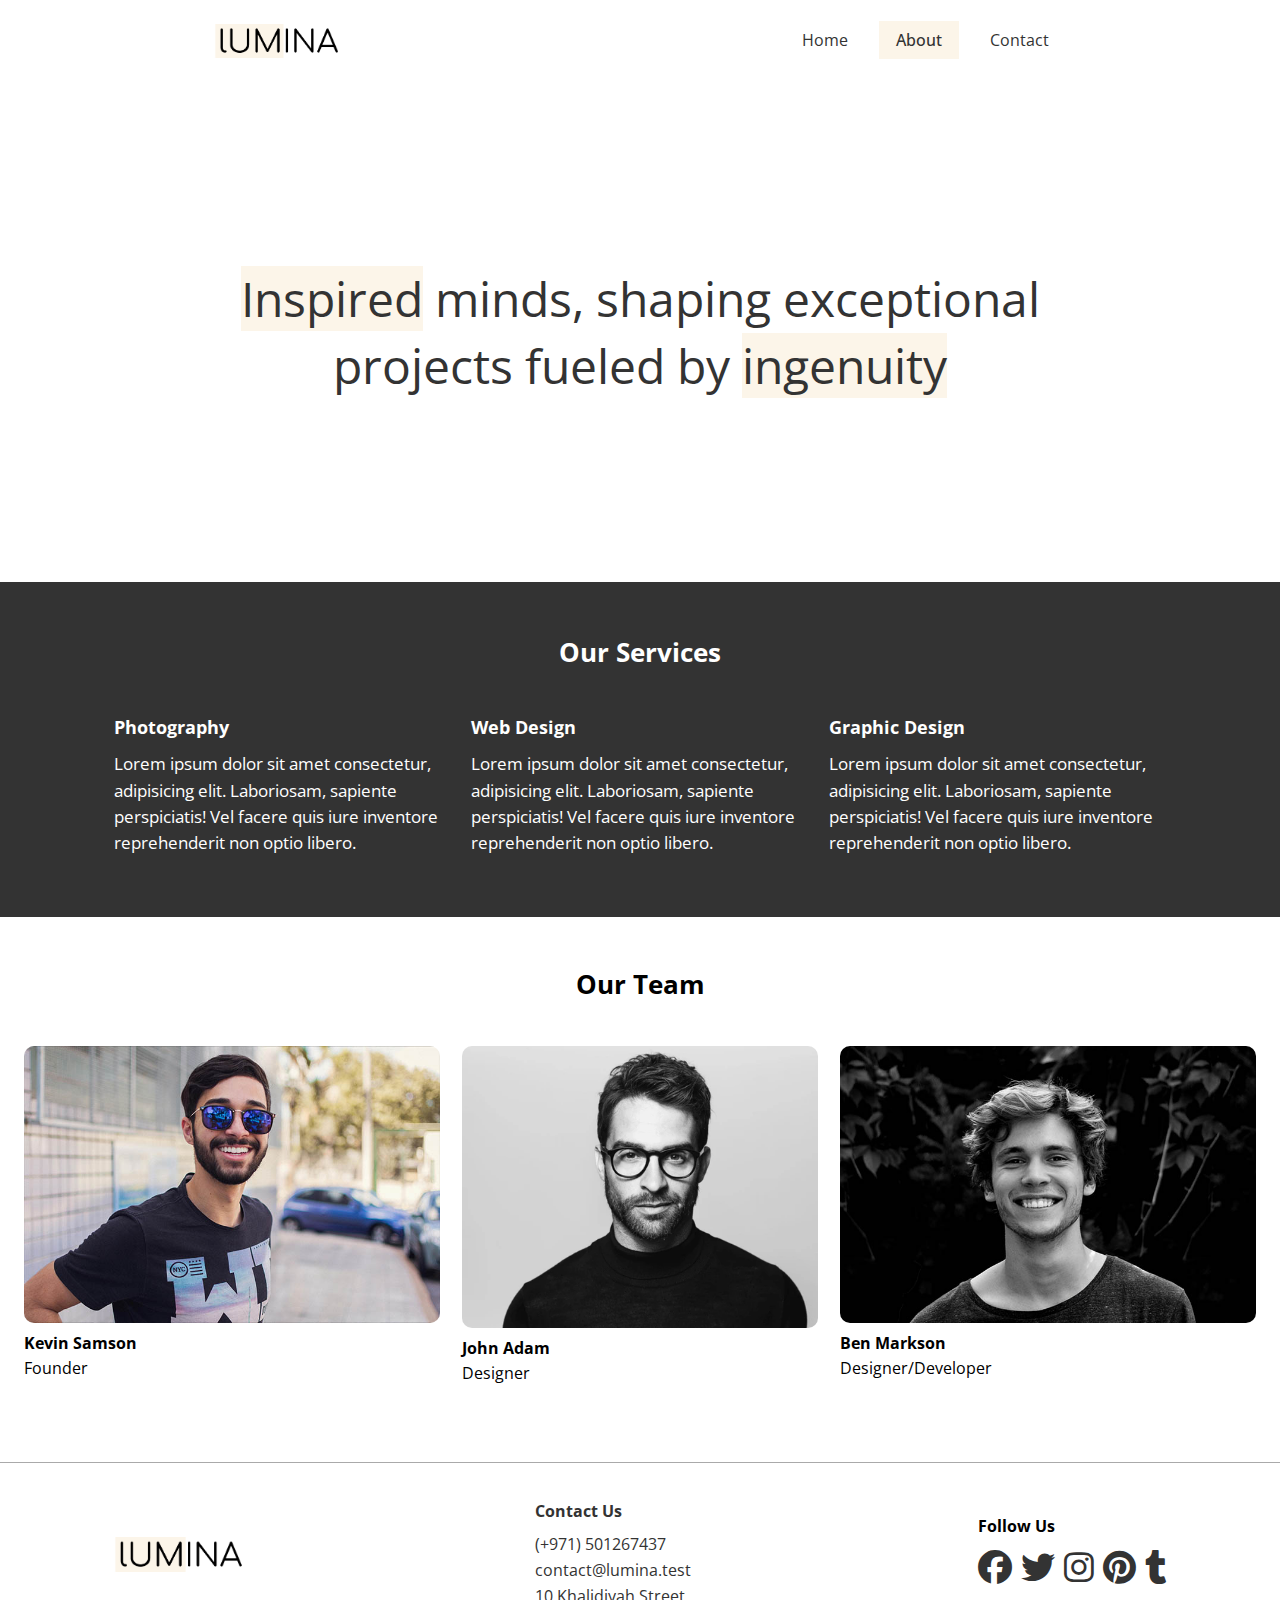
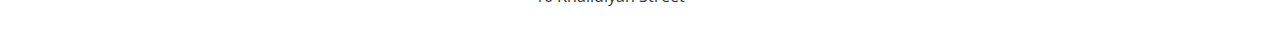
<file: About.html>
<!DOCTYPE html>
<html lang="en">
  <head>
    <meta charset="UTF-8" />
    <meta name="viewport" content="width=device-width, initial-scale=1.0" />
    <meta
      name="description"
      content="Meet our skilled desingers and get to know us"
    />
    <meta name="keywords" content="Autohors,Skilled-Designers" />
    <link rel="stylesheet" href="css/styles.css" />
    <link
      href="https://fonts.googleapis.com/css2?family=Open+Sans:ital,wght@0,300..800;1,300..800&display=swap"
      rel="stylesheet"
    />
    <link rel="preconnect" href="https://fonts.googleapis.com" />
    <link rel="icon" href="images/favicon.ico" />
    <link
      rel="stylesheet"
      href="https://cdnjs.cloudflare.com/ajax/libs/font-awesome/6.7.2/css/all.min.css"
      integrity="sha512-Evv84Mr4kqVGRNSgIGL/F/aIDqQb7xQ2vcrdIwxfjThSH8CSR7PBEakCr51Ck+w+/U6swU2Im1vVX0SVk9ABhg=="
      crossorigin="anonymous"
      referrerpolicy="no-referrer"
    />

    <title>About Lumina Creative</title>
  </head>
  <body>
    <header class="header">
      <div class="container-sm container header-flex">
        <img class="logo-edit" src="images/logo.png" alt="lumina" />
        <nav>
          <ul class="navbar-right-section">
            <li><a class="color-dark" href="/index.html">Home</a></li>
            <li><a class="current color-dark" href="About.html">About</a></li>
            <li><a class="color-dark" href="Contact.html">Contact</a></li>
          </ul>
        </nav>
      </div>
    </header>

    <!-- Main-conent -->
    <main>
      <!-- Hero -->
      <section class="hero">
        <div class="container-sm container flex-hero">
          <h2 class="hero-text color-dark">
            <span class="beige-color">Inspired</span> minds, shaping exceptional
            projects fueled by
            <span class="beige-color">ingenuity</span>
          </h2>
        </div>
      </section>

      <!-- Services-section -->
      <section class="services bg-dark">
        <div class="container">
          <h1 class="section-header">Our Services</h1>
          <div class="section-items-flex">
            <div class="services-items">
              <h4>Photography</h4>
              <p>
                Lorem ipsum dolor sit amet consectetur, adipisicing elit.
                Laboriosam, sapiente perspiciatis! Vel facere quis iure
                inventore reprehenderit non optio libero.
              </p>
            </div>
            <div class="services-items">
              <h4>Web Design</h4>
              <p>
                Lorem ipsum dolor sit amet consectetur, adipisicing elit.
                Laboriosam, sapiente perspiciatis! Vel facere quis iure
                inventore reprehenderit non optio libero.
              </p>
            </div>
            <div class="services-items">
              <h4>Graphic Design</h4>
              <p>
                Lorem ipsum dolor sit amet consectetur, adipisicing elit.
                Laboriosam, sapiente perspiciatis! Vel facere quis iure
                inventore reprehenderit non optio libero.
              </p>
            </div>
          </div>
        </div>
      </section>

      <!-- Designers -->
      <section class="designers">
        <div class="container-lg container">
          <h2 class="teams">Our Team</h2>
          <div class="flex-team">
            <div class="memeber">
              <img src="images/team1.jpg" alt="memeber1" />
              <h4>Kevin Samson</h4>
              <p>Founder</p>
            </div>
            <div class="memeber">
              <img
                src="images/handsome-man-spectacles-portrait-600nw-606177383.webp"
                alt="memeber3"
                class="memeber3"
              />
              <h4>John Adam</h4>
              <p>Designer</p>
            </div>
            <div class="memeber">
              <img src="images/team3.jpg" alt="memeber3" />
              <h4>Ben Markson</h4>
              <p>Designer/Developer</p>
            </div>
          </div>
        </div>
      </section>
    </main>

    <!-- Footer -->
    <footer class="footer">
      <div class="container flex-footer">
        <!-- left-section -->

        <img class="logo-footer" src="images/logo.png" alt="logo" />

        <!-- middle-section -->
        <div class="color-dark">
          <h4 class="contact-footer">Contact Us</h4>
          <ul>
            <li class="number">(+971) 501267437</li>
            <li class="mail">contact@lumina.test</li>
            <li class="street">10 Khalidiyah Street</li>
          </ul>
        </div>

        <!-- right-section -->

        <div>
          <h4>Follow Us</h4>
          <a class="color-dark social-icons" href="#">
            <i class="fa-brands fa-facebook"></i>
          </a>
          <a class="color-dark social-icons" href="#">
            <i class="fa-brands fa-twitter"></i>
          </a>
          <a class="color-dark social-icons" href="#">
            <i class="fa-brands fa-instagram"></i>
          </a>
          <a class="color-dark social-icons" href="#">
            <i class="fa-brands fa-pinterest"></i>
          </a>
          <a class="color-dark social-icons" href="#">
            <i class="fa-brands fa-tumblr"></i>
          </a>
        </div>
      </div>
    </footer>
  </body>
</html>
</file>
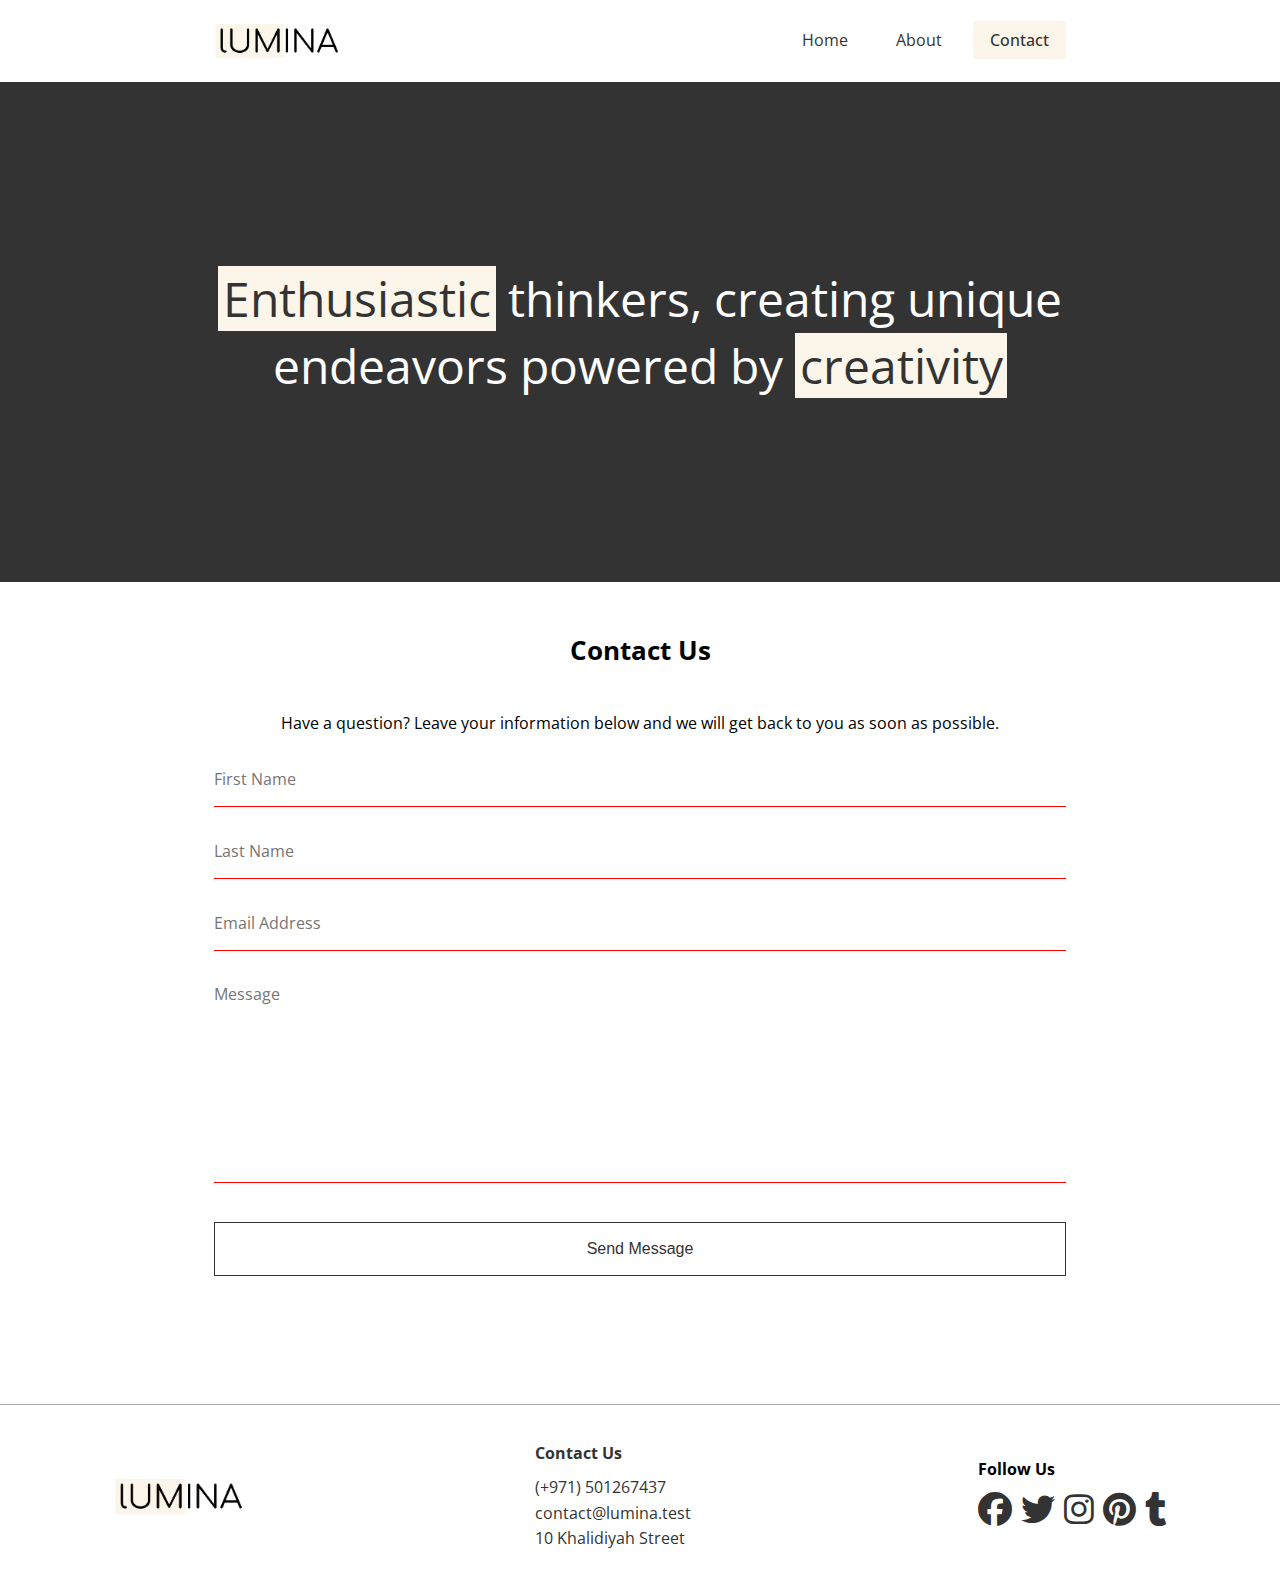
<file: Contact.html>
<!DOCTYPE html>
<html lang="en">
  <head>
    <meta charset="UTF-8" />
    <meta name="viewport" content="width=device-width, initial-scale=1.0" />
    <meta
      name="description"
      content="Embrace in the world of high quality images"
    />
    <meta name="keywords" content="High Quality,Images,4k pixels" />
    <link rel="preconnect" href="https://fonts.googleapis.com" />
    <link rel="preconnect" href="https://fonts.gstatic.com" crossorigin />
    <link rel="stylesheet" href="css/styles.css" />
    <link
      href="https://fonts.googleapis.com/css2?family=Open+Sans:ital,wght@0,300..800;1,300..800&display=swap"
      rel="stylesheet"
    />
    <link
      rel="stylesheet"
      href="https://cdnjs.cloudflare.com/ajax/libs/font-awesome/6.7.2/css/all.min.css"
      integrity="sha512-Evv84Mr4kqVGRNSgIGL/F/aIDqQb7xQ2vcrdIwxfjThSH8CSR7PBEakCr51Ck+w+/U6swU2Im1vVX0SVk9ABhg=="
      crossorigin="anonymous"
      referrerpolicy="no-referrer"
    />
    <link rel="icon" href="images/favicon.ico" />
    <title>Contact Lumina Creative</title>
  </head>
  <body>
    <header class="header">
      <div class="container-sm container header-flex">
        <img class="logo-edit" src="images/logo.png" alt="lumina" />
        <nav>
          <ul class="navbar-right-section">
            <li><a class="color-dark" href="/index.html">Home</a></li>
            <li><a class="color-dark" href="About.html">About</a></li>
            <li><a class="current" href="Contact.html">Contact</a></li>
          </ul>
        </nav>
      </div>
    </header>

    <main>
      <section class="hero-contact-page bg-dark">
        <div class="container container-sm">
          <h1 class="hero-text-contact">
            <span class="beige-color-hero-contact color-dark"
              >Enthusiastic</span
            >
            thinkers, creating unique endeavors powered by
            <span class="beige-color-hero-contact color-dark"> creativity</span>
          </h1>
        </div>
      </section>

      <!-- Contact section -->
      <section class="contact">
        <div class="container container-sm">
          <h2 class="heading">Contact Us</h2>
          <p class="question">
            Have a question? Leave your information below and we will get back
            to you as soon as possible.
          </p>
          <form name="contact" netlify>
            <div class="form-group">
              <label class="visually-hidden" for="first-name">First Name</label>
              <input
                id="first-name"
                type="text"
                placeholder="First Name"
                name="first-name"
                class="no-style-def"
                required
              />
            </div>
            <div class="form-group">
              <label class="visually-hidden" for="last-name">Last Name</label>
              <input
                id="last-name"
                type="text"
                placeholder="Last Name"
                name="last-name"
                class="no-style-def"
                required
              />
            </div>
            <div class="form-group">
              <label class="visually-hidden" for="email">Email Address</label>
              <input
                id="email"
                type="email"
                placeholder="Email Address"
                name="email"
                class="no-style-def"
                required
              />
            </div>
            <div class="form-group">
              <label class="visually-hidden" for="message">Message</label>
              <textarea
                name="message"
                id="message"
                placeholder="Message"
                required
                class="no-style-def"
              ></textarea>
            </div>
            <div class="form-group">
              <button type="submit" class="btn-submit btn">Send Message</button>
            </div>
          </form>
        </div>
      </section>
    </main>
    <!-- footer -->
    <!-- Footer -->
    <footer class="footer">
      <div class="container flex-footer">
        <!-- left-section -->

        <img class="logo-footer" src="images/logo.png" alt="logo" />

        <!-- middle-section -->
        <div class="color-dark">
          <h4 class="contact-footer">Contact Us</h4>
          <ul>
            <li class="number">(+971) 501267437</li>
            <li class="mail">contact@lumina.test</li>
            <li class="street">10 Khalidiyah Street</li>
          </ul>
        </div>

        <!-- right-section -->

        <div>
          <h4>Follow Us</h4>
          <a class="color-dark social-icons" href="#">
            <i class="fa-brands fa-facebook"></i>
          </a>
          <a class="color-dark social-icons" href="#">
            <i class="fa-brands fa-twitter"></i>
          </a>
          <a class="color-dark social-icons" href="#">
            <i class="fa-brands fa-instagram"></i>
          </a>
          <a class="color-dark social-icons" href="#">
            <i class="fa-brands fa-pinterest"></i>
          </a>
          <a class="color-dark social-icons" href="#">
            <i class="fa-brands fa-tumblr"></i>
          </a>
        </div>
      </div>
    </footer>
  </body>
</html>
</file>
<file: css/styles.css>
* {
  padding: 0px;
  margin: 0px;
  box-sizing: border-box;
}

:root {
  --background-color-text: rgb(252, 245, 233);
  --opacity-value: 0.8;
  --container-normal-width: 1100px;
  --container-large-width: 1400px;
  --container-small-width: 900px;
  --color-black-fade: #333;
}

html,
body {
  line-height: 1.6;
  font-family: "Open Sans", sans-serif;
  scroll-behavior: smooth;
}

a {
  text-decoration: none;
}

li {
  list-style: none;
}

img {
  max-width: 100%;
}

/* Utility Classes */

.beige-color {
  background-color: var(--background-color-text);
}

.color-dark {
  color: var(--color-black-fade);
}

.bg-dark {
  background-color: var(--color-black-fade);
}

.beige-color-hero-contact {
  background-color: var(--background-color-text);
  padding: 0px 0.3rem;
}

.btn {
  background-color: white;
  color: var(--color-black-fade);
  cursor: pointer;
  border-style: solid;
  border-width: 1px;
  border-color: #333;
}

.no-style-def {
  outline: none;
  resize: none;
}

.visually-hidden {
  clip: rect(0 0 0 0);
  clip-path: inset(50%);
  height: 1px;
  overflow: hidden;
  position: absolute;
  white-space: nowrap;
  width: 1px;
}

.social-icons {
  font-size: 34px;
}

/* Containers */
.container {
  max-width: var(--container-normal-width);
  margin: 0px auto;
  padding: 0px 24px;
}

.container-sm {
  max-width: var(--container-small-width);
}

.container-lg {
  max-width: var(--container-large-width);
}

/* Header */

.header {
  margin: 24px 0px;
}
.header-flex {
  display: flex;
  justify-content: space-between;
  align-items: center;
  /* padding: 0px 24px; */
}

.logo-edit {
  width: 130px;
}

ul a {
  padding: 8px 17px;
}

ul a:hover {
  background-color: var(--background-color-text);
}

.current {
  background-color: var(--background-color-text);
  color: var(--color-black-fade);
  font-weight: 500;
}

.navbar-right-section {
  display: flex;
  flex-direction: row;
  gap: 14px;
}

/* Hero */

.hero {
  display: flex;
  align-items: center;
  justify-content: center;
  height: 500px;
}

.hero-text {
  text-align: center;
  font-weight: normal;
  font-size: 48px;
  line-height: 4.2rem;
}

/* Main-content */

.grid-gallery {
  display: grid;
  grid-template-columns: repeat(3, 1fr);
  align-items: center;
  gap: 20px;
}

.gallery-item a {
  background-color: none;
}

.gallery-item img {
  width: 95.5%;
  border-radius: 10px;
}

.gallery-item img:hover {
  opacity: 0.9;
}

/* footer */

.footer {
  border-top-style: solid;
  border-top-width: 1px;
  border-top-color: rgb(170, 170, 170);
  padding: 36px 0px 36px;
  margin: 32px 0px 0px;
}

.logo-footer {
  height: 35px;
  img {
    width: 120px;
    height: 100%;
  }
}

.flex-footer {
  display: flex;
  align-items: center;
  justify-content: space-between;
}

.footer .contact-footer {
  margin-bottom: 8px;
}

/* About Page!!! */

/* Services */

.services {
  padding: 50px 0px 60px;
  color: white;
}

.section-header {
  font-size: 25.5px;
  text-align: center;
  margin-bottom: 40px;
}

.section-items-flex {
  display: flex;
  align-items: center;
  gap: 20px;
}

.services-items h4 {
  margin-bottom: 10px;
  font-size: 17.7px;
}

.services-items p {
  width: 100%;
  font-size: 16.5px;
}

/* Our team */

.designers {
  padding: 48px 0px;
}

.teams {
  text-align: center;
  margin: 0px 0px 40px;
  font-size: 25.6px;
}

.flex-team {
  display: flex;
  /* align-items: start; */
  gap: 22px;
}

.memeber img {
  width: 100%;
  border-radius: 10px;
}

.memeber3 {
  height: 84%;
  object-fit: cover;
}

/* footer */

.container-normal img {
  width: 120px;
}

/* Contact Page */

.hero-text-contact {
  font-size: 48px;
  /* padding: 0px 70px; */
  text-align: center;
  color: white;
  font-weight: 400;
}

.hero-contact-page {
  display: flex;
  align-items: center;
  justify-content: center;
  height: 500px;
  line-height: 4.2rem;
}

/* Contact us section */

.contact {
  text-align: center;
  padding: 3rem 0px 4rem;
}

.heading {
  margin-bottom: 2.5rem;
  font-size: 25.5px;
  font-weight: 700;
}

.question {
  margin-bottom: 32px;
  line-height: 1.5rem;
}

input,
textarea {
  width: 100%;
  padding: 0px 0px 1rem;
  border: none;
  border-bottom-style: solid;
  border-bottom-width: 1px;
  font-family: inherit;
}
textarea {
  width: 100%;
  height: 200px;
}

.form-group {
  margin: 2rem 0px;
}

.btn-submit {
  width: 100%;
  padding: 17px 0px;
  font-size: 16px;
}

.form-group button:hover {
  color: white;
  background-color: var(--color-black-fade);
}

input,
textarea::placeholder {
  font-size: 16px;
}

input:invalid,
textarea:invalid {
  border-bottom: 1px solid red;
}

input:valid,
textarea:valid {
  border-bottom: 1px solid green;
}

/* Media Query (Home) */
@media (max-width: 770px) {
  /* for-header */
  .header-flex {
    flex-direction: column;
    gap: 24px;
  }

  .logo-edit {
    margin: 0px 0px 0px 0px;
  }

  .navbar-right-section {
    margin: 0px 0px 0px 0px;
  }
  /* for-hero */
  .hero-text {
    font-size: 28.8px;
    line-height: 2.55rem;
  }

  .hero {
    height: 300px;
  }

  /* for gallery */
  .grid-gallery {
    grid-template-columns: repeat(2, 1fr);
  }

  .grid-gallery .gallery-item:last-of-type {
    grid-column: span 2;
    width: 50%;
    justify-self: center;
  }

  .gallery {
    padding: 0px 13px;
  }

  /* for-footer */

  .footer {
    margin: 32px 0px 0px;
    text-align: center;
  }

  .flex-footer {
    flex-direction: column;
    align-items: center;

    gap: 20px;
    padding: 0px 0px;
  }

  .logo-footer {
    img {
      width: 120px;
    }
  }
  /* .contact {
    text-align: center;
  }

  .social-footer,
  .social-footer h4 {
    text-align: center;
  } */

  /* Services */
  .services {
    padding: 45px 0px 70px;
  }
  .section-items-flex {
    flex-direction: column;
  }

  /* About Page */

  .flex-team {
    flex-direction: column;
  }

  /* Contact-page */
  .hero-contact-page {
    height: 300px;
  }

  .hero-text-contact {
    font-size: 28.8px;
    line-height: 2.55rem;
  }
}
</file>
